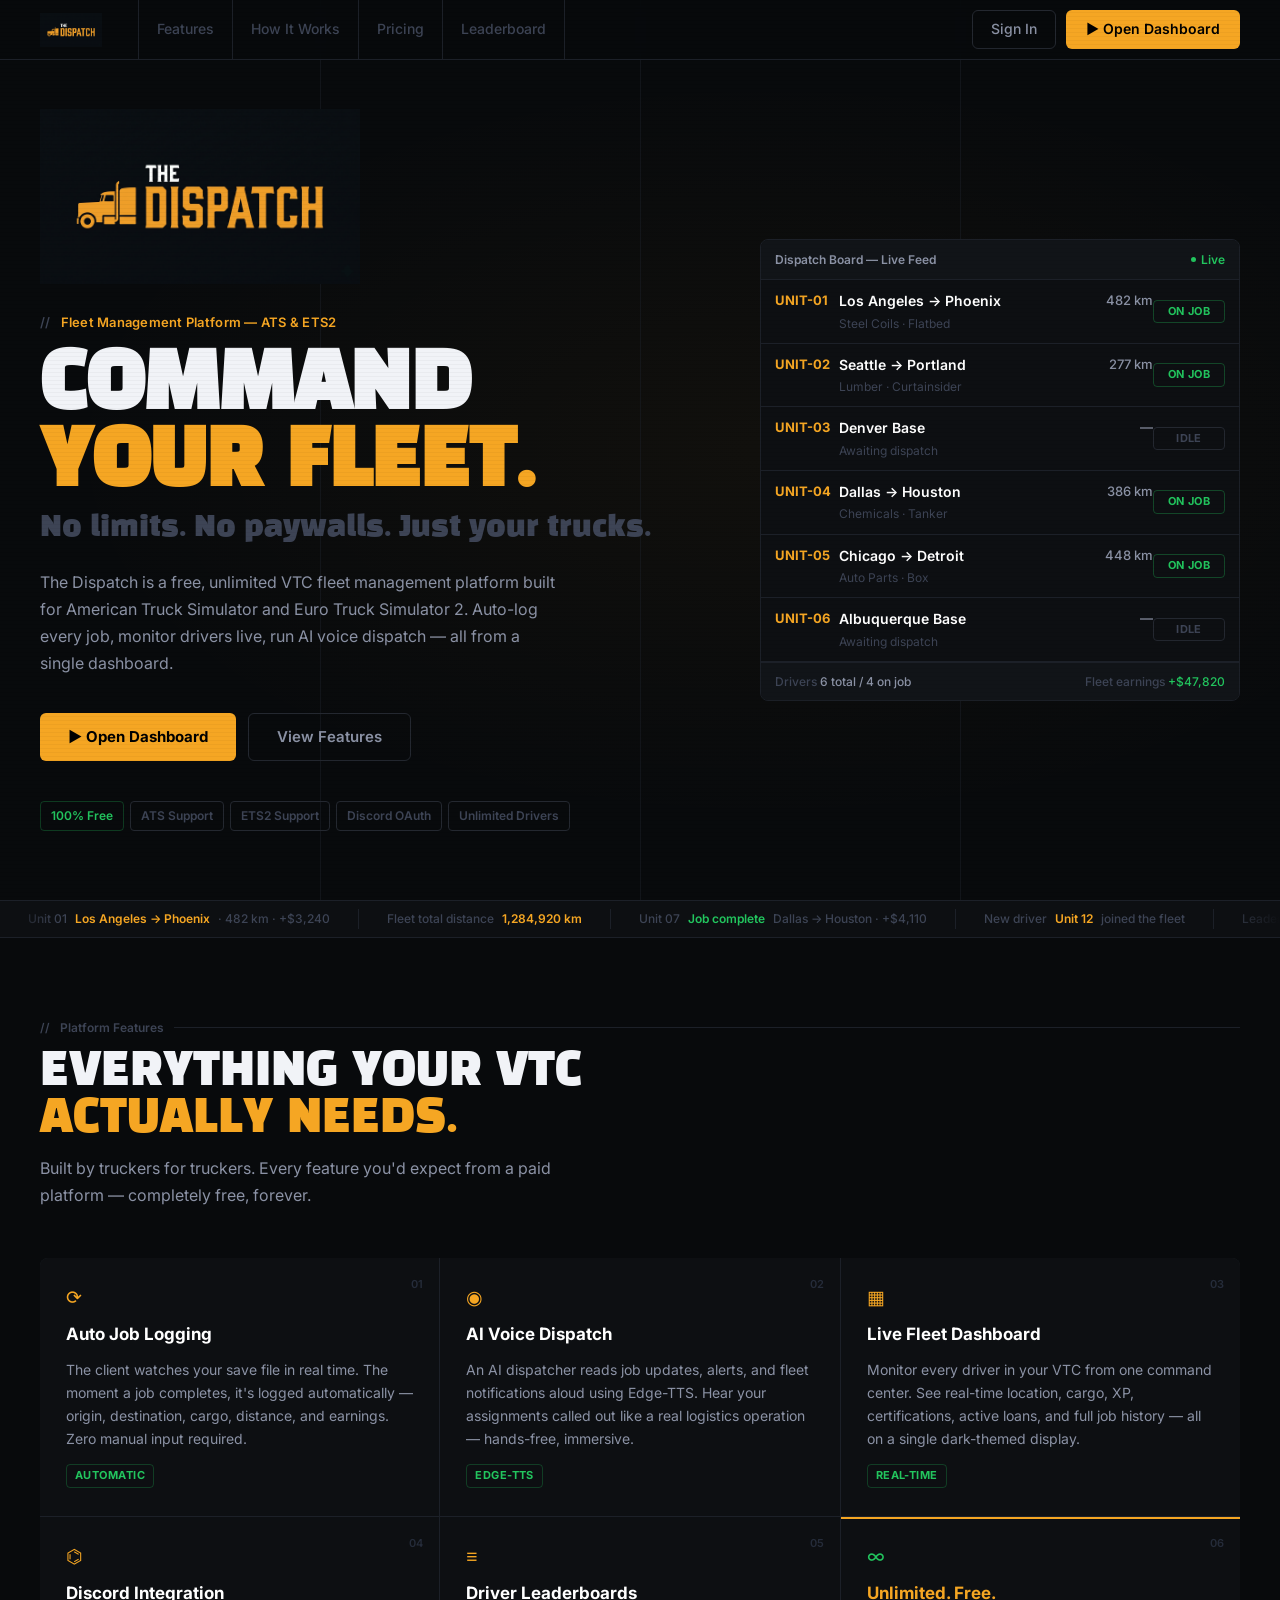
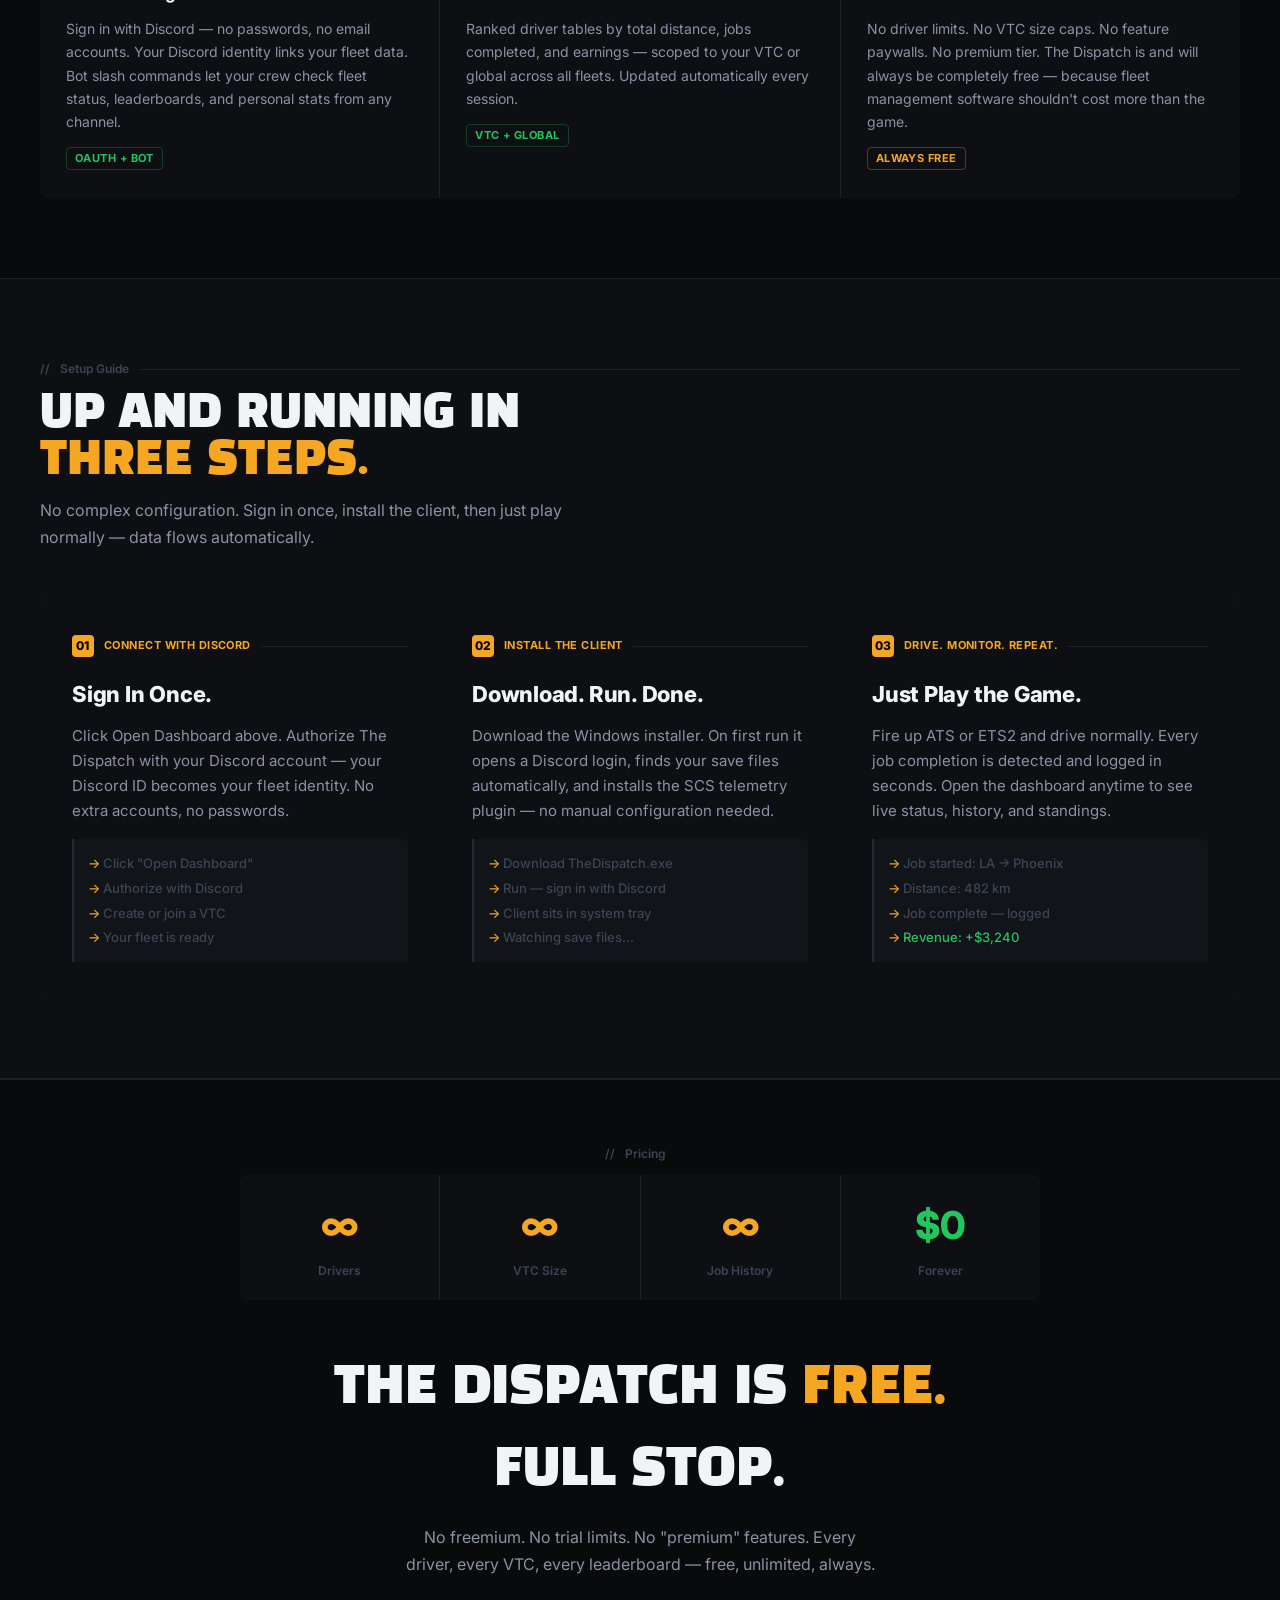
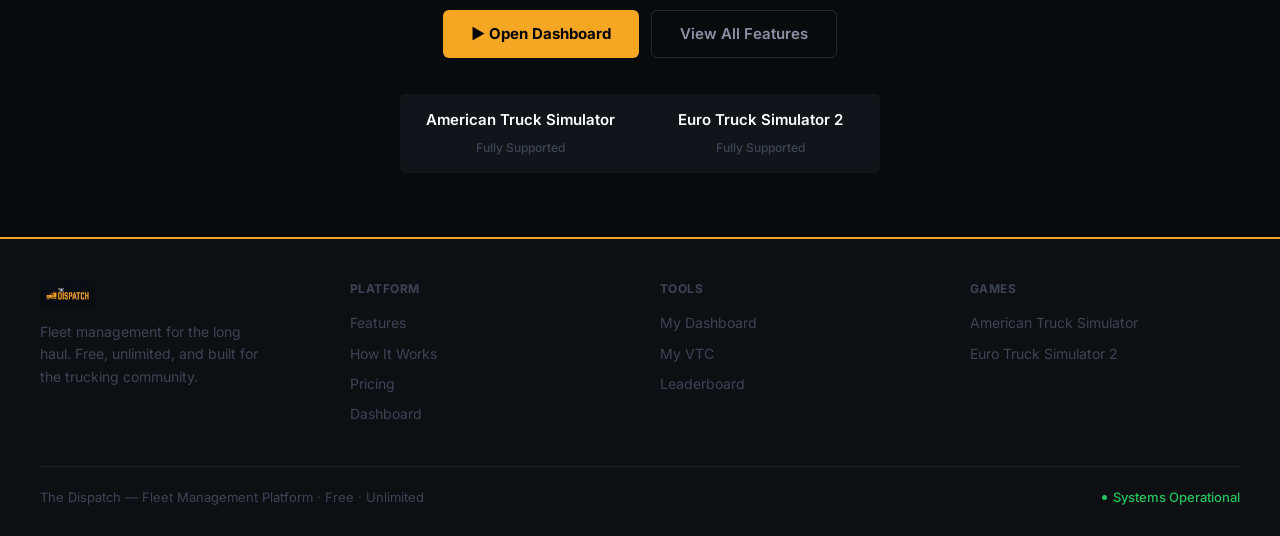
<file: templates/index.html>
<!DOCTYPE html>
<html lang="en">
<head>
    <meta charset="UTF-8">
    <meta name="viewport" content="width=device-width, initial-scale=1.0">
    <title>The Dispatch — Free VTC Fleet Management for ATS &amp; ETS2</title>
    <meta name="description" content="The Dispatch is a completely free, unlimited fleet management platform for American Truck Simulator and Euro Truck Simulator 2. Auto job logging, AI voice dispatch, live fleet dashboard.">
    <link href="https://fonts.googleapis.com/css2?family=Black+Han+Sans&family=Inter:wght@400;500;600;700;800&display=swap" rel="stylesheet">
    <style>
        *, *::before, *::after { margin: 0; padding: 0; box-sizing: border-box; }
        :root {
            --bg:#080a0c; --bg2:#0d0f12; --bg3:#111418;
            --border:#1c2028; --border2:#242830;
            --amber:#f5a623; --amberDim:rgba(245,166,35,0.08); --amberGlow:rgba(245,166,35,0.15);
            --red:#e53535; --green:#22c55e;
            --txt:#f1f3f7; --txt2:#8b92a5; --txt3:#3d4455; --txt4:#252c3a;
        }
        html { scroll-behavior: smooth; }
        body {
            background: var(--bg);
            color: var(--txt);
            font-family: 'Inter', sans-serif;
            font-size: 15px;
            line-height: 1.6;
            min-height: 100vh;
            overflow-x: hidden;
        }
        body::after {
            content: '';
            position: fixed; inset: 0;
            background: repeating-linear-gradient(0deg, transparent, transparent 3px, rgba(0,0,0,0.03) 3px, rgba(0,0,0,0.03) 4px);
            pointer-events: none;
            z-index: 9999;
        }
        a { text-decoration: none; color: inherit; }

        /* ─── NAV ─── */
        nav {
            position: fixed; top: 0; left: 0; right: 0;
            z-index: 100; height: 60px;
            border-bottom: 1px solid var(--border);
            background: rgba(8,10,12,0.92);
            backdrop-filter: blur(10px);
            display: flex; align-items: center; padding: 0 40px; gap: 0;
        }
        .nav-logo img { height: 34px; display: block; }
        .nav-links {
            display: flex; align-items: center; gap: 0; margin-left: 36px;
        }
        .nav-links a {
            font-size: 14px; font-weight: 500;
            color: var(--txt3);
            padding: 0 18px; height: 60px;
            display: flex; align-items: center;
            border-right: 1px solid var(--border);
            transition: color 0.15s;
        }
        .nav-links a:first-child { border-left: 1px solid var(--border); }
        .nav-links a:hover { color: var(--txt); }
        .nav-right { margin-left: auto; display: flex; align-items: center; gap: 10px; }
        .nav-cta {
            font-size: 14px; font-weight: 600;
            padding: 8px 20px;
            background: var(--amber); color: #000;
            border-radius: 6px;
            transition: background 0.1s;
        }
        .nav-cta:hover { background: #e8961a; }
        .nav-ghost {
            font-size: 14px; font-weight: 500;
            padding: 7px 18px;
            border: 1px solid var(--border2); color: var(--txt2);
            border-radius: 6px;
            transition: all 0.1s;
        }
        .nav-ghost:hover { border-color: var(--amber); color: var(--amber); }

        /* ─── HERO ─── */
        .hero {
            min-height: 100vh;
            display: flex; align-items: center;
            padding: 100px 40px 60px;
            position: relative; overflow: hidden;
        }
        .hero::before {
            content: '';
            position: absolute; inset: 0;
            background: radial-gradient(ellipse 80% 60% at 60% 50%, rgba(245,166,35,0.04) 0%, transparent 70%);
        }
        .hero-rule { position: absolute; top: 0; bottom: 0; width: 1px; background: var(--border); opacity: 0.5; }
        .hero-rule:nth-child(1) { left: 25%; }
        .hero-rule:nth-child(2) { left: 50%; }
        .hero-rule:nth-child(3) { left: 75%; }

        .hero-inner {
            max-width: 1400px; margin: 0 auto; width: 100%;
            display: grid; grid-template-columns: 1fr 480px;
            gap: 60px; align-items: center;
            position: relative; z-index: 1;
        }

        .hero-logo-large {
            margin-bottom: 28px;
        }
        .hero-logo-large img {
            width: 320px;
            height: auto;
            display: block;
        }

        .hero-eyebrow {
            font-size: 13px; font-weight: 600;
            color: var(--amber);
            margin-bottom: 16px;
            display: flex; align-items: center; gap: 10px;
            letter-spacing: 0.02em;
        }
        .hero-eyebrow::before { content: '//'; color: var(--txt3); }

        h1 {
            font-family: 'Black Han Sans', sans-serif;
            font-size: clamp(3.2rem, 6vw, 5.4rem);
            line-height: 1;
            text-transform: uppercase;
            margin-bottom: 10px;
        }
        h1 span { color: var(--amber); }
        .hero-sub {
            font-family: 'Black Han Sans', sans-serif;
            font-size: clamp(1.3rem, 2.2vw, 1.8rem);
            color: var(--txt3);
            margin-bottom: 24px;
            line-height: 1.15;
        }
        .hero-desc {
            font-size: 16px; font-weight: 400;
            color: var(--txt2);
            line-height: 1.7;
            max-width: 520px; margin-bottom: 36px;
        }

        .hero-actions { display: flex; align-items: center; gap: 12px; flex-wrap: wrap; margin-bottom: 40px; }
        .btn-primary {
            font-size: 15px; font-weight: 700;
            padding: 12px 28px;
            background: var(--amber); color: #000;
            border-radius: 6px;
            display: inline-flex; align-items: center; gap: 8px;
            transition: background 0.1s;
        }
        .btn-primary:hover { background: #e8961a; }
        .btn-secondary {
            font-size: 15px; font-weight: 600;
            padding: 11px 28px;
            border: 1px solid var(--border2); color: var(--txt2);
            border-radius: 6px;
            display: inline-flex; align-items: center; gap: 8px;
            transition: all 0.1s;
        }
        .btn-secondary:hover { border-color: var(--amber); color: var(--amber); }

        .hero-badges { display: flex; gap: 6px; flex-wrap: wrap; }
        .badge {
            font-size: 12px; font-weight: 600;
            padding: 4px 10px;
            border: 1px solid var(--border2); color: var(--txt3);
            border-radius: 4px;
        }
        .badge.grn { color: var(--green); border-color: rgba(34,197,94,0.25); }

        /* dispatch board */
        .dispatch-board {
            background: var(--bg2);
            border: 1px solid var(--border);
            border-radius: 8px;
            overflow: hidden;
        }
        .db-header {
            padding: 10px 14px;
            border-bottom: 1px solid var(--border);
            background: var(--bg3);
            display: flex; align-items: center; justify-content: space-between;
        }
        .db-title { font-size: 12px; font-weight: 600; color: var(--txt2); }
        .db-live { display: flex; align-items: center; gap: 5px; font-size: 12px; font-weight: 600; color: var(--green); }
        .db-dot { width: 5px; height: 5px; border-radius: 50%; background: var(--green); animation: blink 1.8s infinite; }
        @keyframes blink { 0%,100%{opacity:1} 50%{opacity:0.2} }

        .db-rows { padding: 0; }
        .db-row {
            display: grid; grid-template-columns: 64px 1fr 72px 72px;
            gap: 0; padding: 10px 14px;
            border-bottom: 1px solid var(--border);
            transition: background 0.2s;
            animation: slideIn 0.4s both;
        }
        .db-row:hover { background: var(--bg3); }
        .db-unit { font-size: 13px; font-weight: 700; color: var(--amber); }
        .db-route { font-size: 14px; font-weight: 600; color: #fff; white-space: nowrap; overflow: hidden; text-overflow: ellipsis; }
        .db-route small { font-size: 12px; color: var(--txt3); display: block; font-weight: 400; margin-top: 1px; }
        .db-dist { font-size: 13px; font-weight: 500; color: var(--txt2); text-align: right; }
        .db-status {
            font-size: 11px; font-weight: 700;
            padding: 2px 8px;
            border: 1px solid;
            text-align: center; border-radius: 4px;
            text-transform: uppercase; letter-spacing: 0.04em;
            align-self: center;
        }
        .db-status.on { color: var(--green); border-color: rgba(34,197,94,0.3); }
        .db-status.idle { color: var(--txt3); border-color: var(--border2); }
        .db-footer {
            padding: 9px 14px;
            border-top: 1px solid var(--border);
            background: var(--bg3);
            display: flex; justify-content: space-between;
        }
        .db-footer span { font-size: 12px; font-weight: 500; color: var(--txt3); }
        .db-footer .val { color: var(--txt2); }
        @keyframes slideIn { from{opacity:0;transform:translateX(8px)} to{opacity:1;transform:translateX(0)} }

        /* ─── TICKER ─── */
        .ticker {
            height: 38px;
            border-top: 1px solid var(--border); border-bottom: 1px solid var(--border);
            background: var(--bg2);
            overflow: hidden; display: flex; align-items: center; position: relative;
        }
        .ticker::before, .ticker::after {
            content: '';
            position: absolute; top: 0; bottom: 0; width: 60px; z-index: 2; pointer-events: none;
        }
        .ticker::before { left: 0; background: linear-gradient(to right, var(--bg2), transparent); }
        .ticker::after  { right: 0; background: linear-gradient(to left, var(--bg2), transparent); }
        .ticker-track {
            display: flex; align-items: center; gap: 0;
            white-space: nowrap;
            animation: ticker 30s linear infinite;
        }
        @keyframes ticker { 0%{transform:translateX(0)} 100%{transform:translateX(-50%)} }
        .ticker-item {
            font-size: 12px; font-weight: 500;
            color: var(--txt3); padding: 0 28px;
            display: flex; align-items: center; gap: 8px;
            border-right: 1px solid var(--border);
        }
        .ticker-item .hi { color: var(--amber); font-weight: 600; }
        .ticker-item .grn { color: var(--green); font-weight: 600; }

        /* ─── SECTIONS ─── */
        section { padding: 80px 40px; }
        .section-inner { max-width: 1400px; margin: 0 auto; }
        .section-label {
            font-size: 12px; font-weight: 600;
            color: var(--txt3);
            margin-bottom: 12px;
            display: flex; align-items: center; gap: 10px;
        }
        .section-label::before { content: '//'; }
        .section-label::after { content: ''; flex: 1; height: 1px; background: var(--border); }
        .section-title {
            font-family: 'Black Han Sans', sans-serif;
            font-size: clamp(1.8rem, 3.5vw, 2.8rem);
            text-transform: uppercase;
            line-height: 1.05; margin-bottom: 12px;
        }
        .section-title span { color: var(--amber); }
        .section-desc {
            font-size: 16px; font-weight: 400;
            color: var(--txt2); max-width: 540px;
            line-height: 1.7; margin-bottom: 48px;
        }

        /* ─── FEATURES ─── */
        .features-grid { display: grid; grid-template-columns: repeat(3,1fr); gap: 1px; background: var(--border); border-radius: 8px; overflow: hidden; }
        .feat {
            background: var(--bg2); padding: 28px 26px;
            position: relative;
            border-top: 2px solid transparent;
            transition: background 0.15s, border-color 0.15s;
        }
        .feat:hover { background: var(--bg3); border-top-color: var(--amber); }
        .feat-num { font-size: 11px; font-weight: 600; color: var(--txt4); margin-bottom: 16px; position: absolute; top: 16px; right: 16px; }
        .feat-icon { font-size: 1.2rem; color: var(--amber); margin-bottom: 14px; line-height: 1; }
        .feat-name { font-size: 17px; font-weight: 700; margin-bottom: 10px; color: #fff; }
        .feat-desc { font-size: 14px; font-weight: 400; color: var(--txt2); line-height: 1.65; }
        .feat-tag {
            display: inline-block; margin-top: 14px;
            font-size: 11px; font-weight: 700;
            color: var(--green); border: 1px solid rgba(34,197,94,0.25);
            padding: 2px 8px; border-radius: 4px;
            text-transform: uppercase; letter-spacing: 0.04em;
        }

        /* ─── HOW IT WORKS ─── */
        #how { background: var(--bg2); border-top: 1px solid var(--border); border-bottom: 1px solid var(--border); }
        .steps { display: grid; grid-template-columns: repeat(3,1fr); gap: 0; background: var(--border); border-radius: 8px; overflow: hidden; }
        .step { background: var(--bg2); padding: 36px 32px; }
        .step-n {
            font-size: 11px; font-weight: 700;
            color: var(--amber);
            margin-bottom: 20px;
            display: flex; align-items: center; gap: 10px;
            text-transform: uppercase; letter-spacing: 0.04em;
        }
        .step-n::after { content: ''; flex: 1; height: 1px; background: var(--border); }
        .step-n span {
            background: var(--amber); color: #000;
            width: 22px; height: 22px;
            display: flex; align-items: center; justify-content: center;
            font-size: 12px; font-weight: 800; flex-shrink: 0;
            border-radius: 4px;
        }
        .step-title { font-size: 22px; font-weight: 800; margin-bottom: 12px; letter-spacing: -0.01em; }
        .step-desc { font-size: 15px; font-weight: 400; color: var(--txt2); line-height: 1.65; }
        .step-detail {
            margin-top: 16px; padding: 12px 14px;
            background: var(--bg3); border-left: 2px solid var(--border2);
            border-radius: 0 4px 4px 0;
        }
        .step-detail code {
            font-family: 'Inter', sans-serif;
            font-size: 13px; font-weight: 500;
            color: var(--txt3);
            display: block; line-height: 1.9;
        }
        .step-detail code .hi { color: var(--amber); }

        /* ─── FREE BANNER ─── */
        .free-banner { background: var(--bg); border-top: 1px solid var(--border); padding: 64px 40px; text-align: center; }
        .free-banner .section-inner { display: flex; flex-direction: column; align-items: center; }
        .free-grid { display: flex; gap: 1px; background: var(--border); margin: 0 auto 48px; max-width: 800px; width: 100%; border-radius: 8px; overflow: hidden; }
        .free-item { flex: 1; background: var(--bg2); padding: 20px 16px; text-align: center; }
        .free-item .num { font-size: 2.4rem; font-weight: 800; color: var(--amber); letter-spacing: -0.02em; }
        .free-item .lbl { font-size: 12px; font-weight: 600; color: var(--txt3); margin-top: 4px; }
        .free-headline { font-family: 'Black Han Sans', sans-serif; font-size: clamp(2rem,4vw,3.2rem); text-transform: uppercase; margin-bottom: 12px; }
        .free-sub { font-size: 16px; font-weight: 400; color: var(--txt2); margin-bottom: 32px; max-width: 480px; line-height: 1.7; }

        .compat { display: flex; justify-content: center; gap: 0; background: var(--border); max-width: 480px; margin: 0 auto; width: 100%; border-radius: 6px; overflow: hidden; }
        .compat-item { flex: 1; background: var(--bg3); padding: 14px 20px; text-align: center; }
        .compat-item .game { font-size: 15px; font-weight: 600; color: #fff; display: block; margin-bottom: 3px; }
        .compat-item .sub { font-size: 12px; font-weight: 500; color: var(--txt3); }

        /* ─── FOOTER ─── */
        footer { border-top: 2px solid var(--amber); background: var(--bg2); padding: 40px 40px 28px; }
        .footer-inner { max-width: 1400px; margin: 0 auto; }
        .footer-top { display: grid; grid-template-columns: 1fr 1fr 1fr 1fr; gap: 40px; margin-bottom: 32px; }
        .footer-brand img { height: 30px; margin-bottom: 12px; display: block; }
        .footer-brand p { font-size: 14px; font-weight: 400; color: var(--txt3); line-height: 1.6; max-width: 220px; }
        .footer-col h4 { font-size: 12px; font-weight: 700; color: var(--txt3); margin-bottom: 14px; text-transform: uppercase; letter-spacing: 0.04em; }
        .footer-col a { display: block; font-size: 14px; font-weight: 400; color: var(--txt3); margin-bottom: 8px; transition: color 0.1s; }
        .footer-col a:hover { color: var(--amber); }
        .footer-bottom { display: flex; align-items: center; justify-content: space-between; border-top: 1px solid var(--border); padding-top: 20px; }
        .footer-copy { font-size: 13px; font-weight: 400; color: var(--txt3); }
        .footer-status { display: flex; align-items: center; gap: 6px; font-size: 13px; font-weight: 500; color: var(--green); }
        .footer-sdot { width: 5px; height: 5px; border-radius: 50%; background: var(--green); animation: blink 2s infinite; }

        /* ─── RESPONSIVE ─── */
        @media (max-width: 1024px) {
            .hero-inner { grid-template-columns: 1fr; gap: 40px; }
            .dispatch-board { max-width: 480px; }
            .features-grid { grid-template-columns: repeat(2,1fr); }
            .steps { grid-template-columns: 1fr; }
            .footer-top { grid-template-columns: 1fr 1fr; gap: 28px; }
        }
        @media (max-width: 640px) {
            section { padding: 60px 20px; }
            .hero { padding: 80px 20px 48px; }
            nav { padding: 0 20px; }
            .nav-links { display: none; }
            .features-grid { grid-template-columns: 1fr; }
            .free-grid { flex-direction: column; }
            footer { padding: 32px 20px 20px; }
            .footer-top { grid-template-columns: 1fr; }
            .hero-logo-large img { width: 220px; }
        }

        @keyframes fadeUp { from{opacity:0;transform:translateY(10px)} to{opacity:1;transform:translateY(0)} }
        .fade-up { animation: fadeUp 0.5s both; }
        .fade-up:nth-child(2){animation-delay:0.06s}
        .fade-up:nth-child(3){animation-delay:0.12s}
        .fade-up:nth-child(4){animation-delay:0.18s}
        .fade-up:nth-child(5){animation-delay:0.24s}
        .fade-up:nth-child(6){animation-delay:0.30s}
    </style>
</head>
<body>

<!-- ─── NAV ─── -->
<nav>
    <a class="nav-logo" href="/"><img src="/static/logo.png" alt="The Dispatch"></a>
    <div class="nav-links">
        <a href="#features">Features</a>
        <a href="#how">How It Works</a>
        <a href="#free">Pricing</a>
        <a href="/leaderboard">Leaderboard</a>
    </div>
    <div class="nav-right">
        <a class="nav-ghost" href="/auth/login">Sign In</a>
        <a class="nav-cta" href="/auth/login?next=/dashboard">▶ Open Dashboard</a>
    </div>
</nav>

<!-- ─── HERO ─── -->
<section class="hero">
    <div class="hero-rule"></div>
    <div class="hero-rule"></div>
    <div class="hero-rule"></div>

    <div class="hero-inner">
        <div class="hero-left">
            <div class="hero-logo-large">
                <img src="/static/logo.png" alt="The Dispatch">
            </div>
            <div class="hero-eyebrow">Fleet Management Platform — ATS &amp; ETS2</div>
            <h1>COMMAND<br><span>YOUR FLEET.</span></h1>
            <div class="hero-sub">No limits. No paywalls. Just your trucks.</div>
            <p class="hero-desc">
                The Dispatch is a free, unlimited VTC fleet management platform built for American Truck Simulator and Euro Truck Simulator 2. Auto-log every job, monitor drivers live, run AI voice dispatch — all from a single dashboard.
            </p>
            <div class="hero-actions">
                <a class="btn-primary" href="/auth/login?next=/dashboard">▶ Open Dashboard</a>
                <a class="btn-secondary" href="#features">View Features</a>
            </div>
            <div class="hero-badges">
                <span class="badge grn">100% Free</span>
                <span class="badge">ATS Support</span>
                <span class="badge">ETS2 Support</span>
                <span class="badge">Discord OAuth</span>
                <span class="badge">Unlimited Drivers</span>
            </div>
        </div>

        <div class="dispatch-board">
            <div class="db-header">
                <span class="db-title">Dispatch Board — Live Feed</span>
                <span class="db-live"><span class="db-dot"></span>Live</span>
            </div>
            <div class="db-rows" id="db-rows">
                <div class="db-row fade-up">
                    <div class="db-unit">UNIT-01</div>
                    <div class="db-route">Los Angeles → Phoenix<small>Steel Coils · Flatbed</small></div>
                    <div class="db-dist">482 km</div>
                    <div class="db-status on">On Job</div>
                </div>
                <div class="db-row fade-up">
                    <div class="db-unit">UNIT-02</div>
                    <div class="db-route">Seattle → Portland<small>Lumber · Curtainsider</small></div>
                    <div class="db-dist">277 km</div>
                    <div class="db-status on">On Job</div>
                </div>
                <div class="db-row fade-up">
                    <div class="db-unit">UNIT-03</div>
                    <div class="db-route">Denver Base<small>Awaiting dispatch</small></div>
                    <div class="db-dist">—</div>
                    <div class="db-status idle">Idle</div>
                </div>
                <div class="db-row fade-up">
                    <div class="db-unit">UNIT-04</div>
                    <div class="db-route">Dallas → Houston<small>Chemicals · Tanker</small></div>
                    <div class="db-dist">386 km</div>
                    <div class="db-status on">On Job</div>
                </div>
                <div class="db-row fade-up">
                    <div class="db-unit">UNIT-05</div>
                    <div class="db-route">Chicago → Detroit<small>Auto Parts · Box</small></div>
                    <div class="db-dist">448 km</div>
                    <div class="db-status on">On Job</div>
                </div>
                <div class="db-row fade-up">
                    <div class="db-unit">UNIT-06</div>
                    <div class="db-route">Albuquerque Base<small>Awaiting dispatch</small></div>
                    <div class="db-dist">—</div>
                    <div class="db-status idle">Idle</div>
                </div>
            </div>
            <div class="db-footer">
                <span>Drivers <span class="val">6 total / 4 on job</span></span>
                <span>Fleet earnings <span class="val" style="color:var(--green)">+$47,820</span></span>
            </div>
        </div>
    </div>
</section>

<!-- ─── TICKER ─── -->
<div class="ticker">
    <div class="ticker-track" id="ticker">
        <span class="ticker-item">Unit 01 <span class="hi">Los Angeles → Phoenix</span> · 482 km · +$3,240</span>
        <span class="ticker-item">Fleet total distance <span class="hi">1,284,920 km</span></span>
        <span class="ticker-item">Unit 07 <span class="grn">Job complete</span> Dallas → Houston · +$4,110</span>
        <span class="ticker-item">New driver <span class="hi">Unit 12</span> joined the fleet</span>
        <span class="ticker-item">Leaderboard <span class="hi">Unit 03</span> leads this week · 14,820 km</span>
        <span class="ticker-item">Voice dispatch <span class="grn">active</span> — AI dispatcher online</span>
        <span class="ticker-item">Unit 04 <span class="hi">Seattle → Portland</span> · 277 km · +$2,880</span>
        <span class="ticker-item">The Dispatch <span class="hi">v1.0</span> — Free. Unlimited. Always.</span>
        <span class="ticker-item">Unit 01 <span class="hi">Los Angeles → Phoenix</span> · 482 km · +$3,240</span>
        <span class="ticker-item">Fleet total distance <span class="hi">1,284,920 km</span></span>
        <span class="ticker-item">Unit 07 <span class="grn">Job complete</span> Dallas → Houston · +$4,110</span>
        <span class="ticker-item">New driver <span class="hi">Unit 12</span> joined the fleet</span>
        <span class="ticker-item">Leaderboard <span class="hi">Unit 03</span> leads this week · 14,820 km</span>
        <span class="ticker-item">Voice dispatch <span class="grn">active</span> — AI dispatcher online</span>
        <span class="ticker-item">Unit 04 <span class="hi">Seattle → Portland</span> · 277 km · +$2,880</span>
        <span class="ticker-item">The Dispatch <span class="hi">v1.0</span> — Free. Unlimited. Always.</span>
    </div>
</div>

<!-- ─── FEATURES ─── -->
<section id="features">
    <div class="section-inner">
        <div class="section-label">Platform Features</div>
        <div class="section-title">EVERYTHING YOUR VTC<br><span>ACTUALLY NEEDS.</span></div>
        <div class="section-desc">Built by truckers for truckers. Every feature you'd expect from a paid platform — completely free, forever.</div>

        <div class="features-grid">
            <div class="feat fade-up">
                <div class="feat-num">01</div>
                <div class="feat-icon">⟳</div>
                <div class="feat-name">Auto Job Logging</div>
                <div class="feat-desc">The client watches your save file in real time. The moment a job completes, it's logged automatically — origin, destination, cargo, distance, and earnings. Zero manual input required.</div>
                <span class="feat-tag">Automatic</span>
            </div>
            <div class="feat fade-up">
                <div class="feat-num">02</div>
                <div class="feat-icon">◉</div>
                <div class="feat-name">AI Voice Dispatch</div>
                <div class="feat-desc">An AI dispatcher reads job updates, alerts, and fleet notifications aloud using Edge-TTS. Hear your assignments called out like a real logistics operation — hands-free, immersive.</div>
                <span class="feat-tag">Edge-TTS</span>
            </div>
            <div class="feat fade-up">
                <div class="feat-num">03</div>
                <div class="feat-icon">▦</div>
                <div class="feat-name">Live Fleet Dashboard</div>
                <div class="feat-desc">Monitor every driver in your VTC from one command center. See real-time location, cargo, XP, certifications, active loans, and full job history — all on a single dark-themed display.</div>
                <span class="feat-tag">Real-Time</span>
            </div>
            <div class="feat fade-up">
                <div class="feat-num">04</div>
                <div class="feat-icon">⌬</div>
                <div class="feat-name">Discord Integration</div>
                <div class="feat-desc">Sign in with Discord — no passwords, no email accounts. Your Discord identity links your fleet data. Bot slash commands let your crew check fleet status, leaderboards, and personal stats from any channel.</div>
                <span class="feat-tag">OAuth + Bot</span>
            </div>
            <div class="feat fade-up">
                <div class="feat-num">05</div>
                <div class="feat-icon">≡</div>
                <div class="feat-name">Driver Leaderboards</div>
                <div class="feat-desc">Ranked driver tables by total distance, jobs completed, and earnings — scoped to your VTC or global across all fleets. Updated automatically every session.</div>
                <span class="feat-tag">VTC + Global</span>
            </div>
            <div class="feat fade-up" style="border-top:2px solid var(--amber)">
                <div class="feat-num">06</div>
                <div class="feat-icon" style="color:var(--green)">∞</div>
                <div class="feat-name" style="color:var(--amber)">Unlimited. Free.</div>
                <div class="feat-desc">No driver limits. No VTC size caps. No feature paywalls. No premium tier. The Dispatch is and will always be completely free — because fleet management software shouldn't cost more than the game.</div>
                <span class="feat-tag" style="color:var(--amber);border-color:rgba(245,166,35,0.3)">Always Free</span>
            </div>
        </div>
    </div>
</section>

<!-- ─── HOW IT WORKS ─── -->
<section id="how">
    <div class="section-inner">
        <div class="section-label">Setup Guide</div>
        <div class="section-title">UP AND RUNNING IN<br><span>THREE STEPS.</span></div>
        <div class="section-desc">No complex configuration. Sign in once, install the client, then just play normally — data flows automatically.</div>

        <div class="steps">
            <div class="step">
                <div class="step-n"><span>01</span>Connect with Discord</div>
                <div class="step-title">Sign In Once.</div>
                <div class="step-desc">
                    Click Open Dashboard above. Authorize The Dispatch with your Discord account — your Discord ID becomes your fleet identity. No extra accounts, no passwords.
                </div>
                <div class="step-detail">
                    <code><span class="hi">→</span> Click "Open Dashboard"</code>
                    <code><span class="hi">→</span> Authorize with Discord</code>
                    <code><span class="hi">→</span> Create or join a VTC</code>
                    <code><span class="hi">→</span> Your fleet is ready</code>
                </div>
            </div>
            <div class="step">
                <div class="step-n"><span>02</span>Install the Client</div>
                <div class="step-title">Download. Run. Done.</div>
                <div class="step-desc">
                    Download the Windows installer. On first run it opens a Discord login, finds your save files automatically, and installs the SCS telemetry plugin — no manual configuration needed.
                </div>
                <div class="step-detail">
                    <code><span class="hi">→</span> Download TheDispatch.exe</code>
                    <code><span class="hi">→</span> Run — sign in with Discord</code>
                    <code><span class="hi">→</span> Client sits in system tray</code>
                    <code><span class="hi">→</span> Watching save files...</code>
                </div>
            </div>
            <div class="step">
                <div class="step-n"><span>03</span>Drive. Monitor. Repeat.</div>
                <div class="step-title">Just Play the Game.</div>
                <div class="step-desc">
                    Fire up ATS or ETS2 and drive normally. Every job completion is detected and logged in seconds. Open the dashboard anytime to see live status, history, and standings.
                </div>
                <div class="step-detail">
                    <code><span class="hi">→</span> Job started: LA → Phoenix</code>
                    <code><span class="hi">→</span> Distance: 482 km</code>
                    <code><span class="hi">→</span> Job complete — logged</code>
                    <code style="color:var(--green)"><span class="hi">→</span> Revenue: +$3,240</code>
                </div>
            </div>
        </div>
    </div>
</section>

<!-- ─── FREE BANNER ─── -->
<section id="free" class="free-banner">
    <div class="section-inner">
        <div class="section-label" style="justify-content:center;max-width:400px">Pricing</div>

        <div class="free-grid">
            <div class="free-item">
                <div class="num">∞</div>
                <div class="lbl">Drivers</div>
            </div>
            <div class="free-item">
                <div class="num">∞</div>
                <div class="lbl">VTC Size</div>
            </div>
            <div class="free-item">
                <div class="num">∞</div>
                <div class="lbl">Job History</div>
            </div>
            <div class="free-item">
                <div class="num" style="color:var(--green)">$0</div>
                <div class="lbl">Forever</div>
            </div>
        </div>

        <div class="free-headline">THE DISPATCH IS <span style="color:var(--amber)">FREE.</span><br>FULL STOP.</div>
        <p class="free-sub">No freemium. No trial limits. No "premium" features. Every driver, every VTC, every leaderboard — free, unlimited, always.</p>

        <div style="display:flex;gap:12px;justify-content:center;flex-wrap:wrap;margin-bottom:36px">
            <a class="btn-primary" href="/auth/login?next=/dashboard">▶ Open Dashboard</a>
            <a class="btn-secondary" href="#features">View All Features</a>
        </div>

        <div class="compat">
            <div class="compat-item">
                <span class="game">American Truck Simulator</span>
                <span class="sub">Fully Supported</span>
            </div>
            <div class="compat-item">
                <span class="game">Euro Truck Simulator 2</span>
                <span class="sub">Fully Supported</span>
            </div>
        </div>
    </div>
</section>

<!-- ─── FOOTER ─── -->
<footer>
    <div class="footer-inner">
        <div class="footer-top">
            <div class="footer-brand">
                <img src="/static/logo.png" alt="The Dispatch">
                <p>Fleet management for the long haul. Free, unlimited, and built for the trucking community.</p>
            </div>
            <div class="footer-col">
                <h4>Platform</h4>
                <a href="#features">Features</a>
                <a href="#how">How It Works</a>
                <a href="#free">Pricing</a>
                <a href="/dashboard">Dashboard</a>
            </div>
            <div class="footer-col">
                <h4>Tools</h4>
                <a href="/auth/login?next=/dashboard">My Dashboard</a>
                <a href="/vtc">My VTC</a>
                <a href="/leaderboard">Leaderboard</a>
            </div>
            <div class="footer-col">
                <h4>Games</h4>
                <a href="#how">American Truck Simulator</a>
                <a href="#how">Euro Truck Simulator 2</a>
            </div>
        </div>
        <div class="footer-bottom">
            <span class="footer-copy">The Dispatch — Fleet Management Platform · Free · Unlimited</span>
            <div class="footer-status"><span class="footer-sdot"></span>Systems Operational</div>
        </div>
    </div>
</footer>

<script>
document.querySelectorAll('.db-row').forEach((row, i) => {
    row.style.animationDelay = (i * 0.08) + 's';
});

const obs = new IntersectionObserver((entries) => {
    entries.forEach(e => {
        if (e.isIntersecting) {
            e.target.style.opacity = '1';
            e.target.style.transform = 'translateY(0)';
        }
    });
}, { threshold: 0.1 });

document.querySelectorAll('.feat, .step').forEach(el => {
    el.style.opacity = '0';
    el.style.transform = 'translateY(12px)';
    el.style.transition = 'opacity 0.4s, transform 0.4s';
    obs.observe(el);
});
</script>

</body>
</html>
</file>
